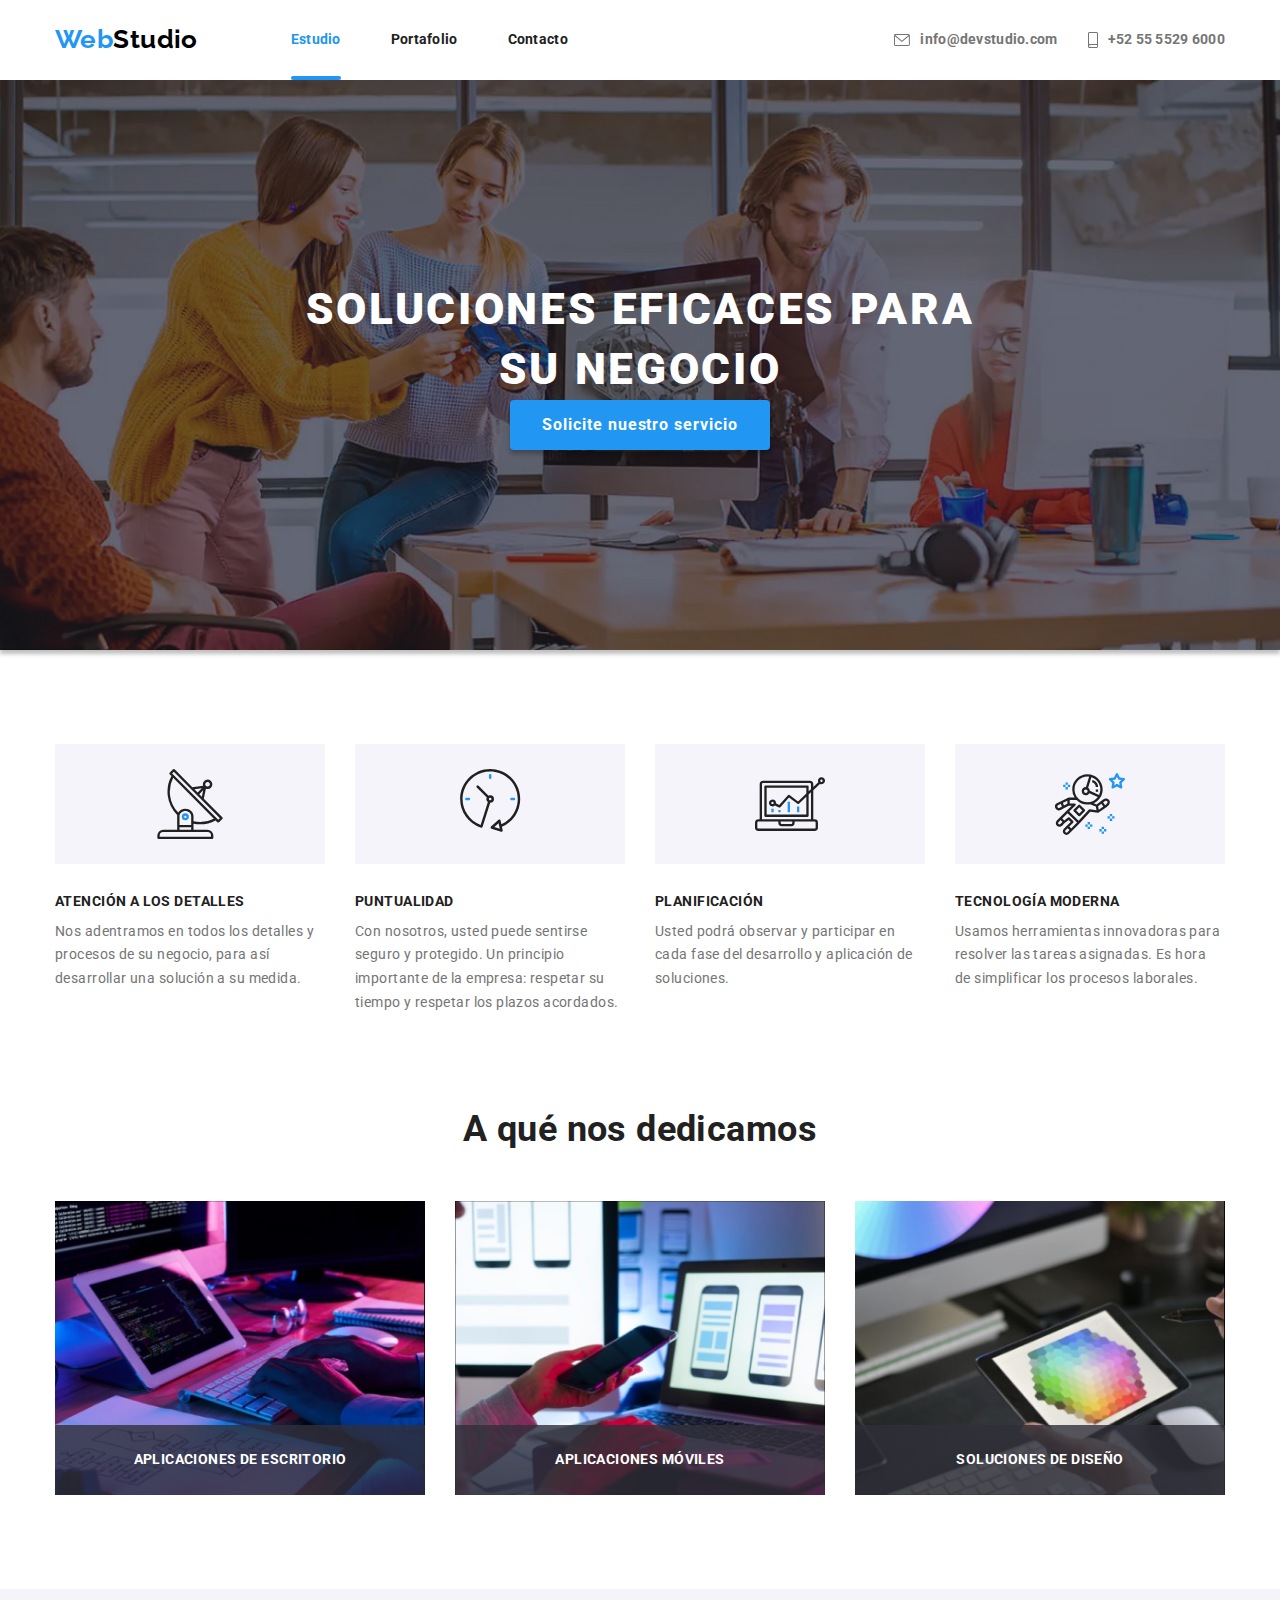
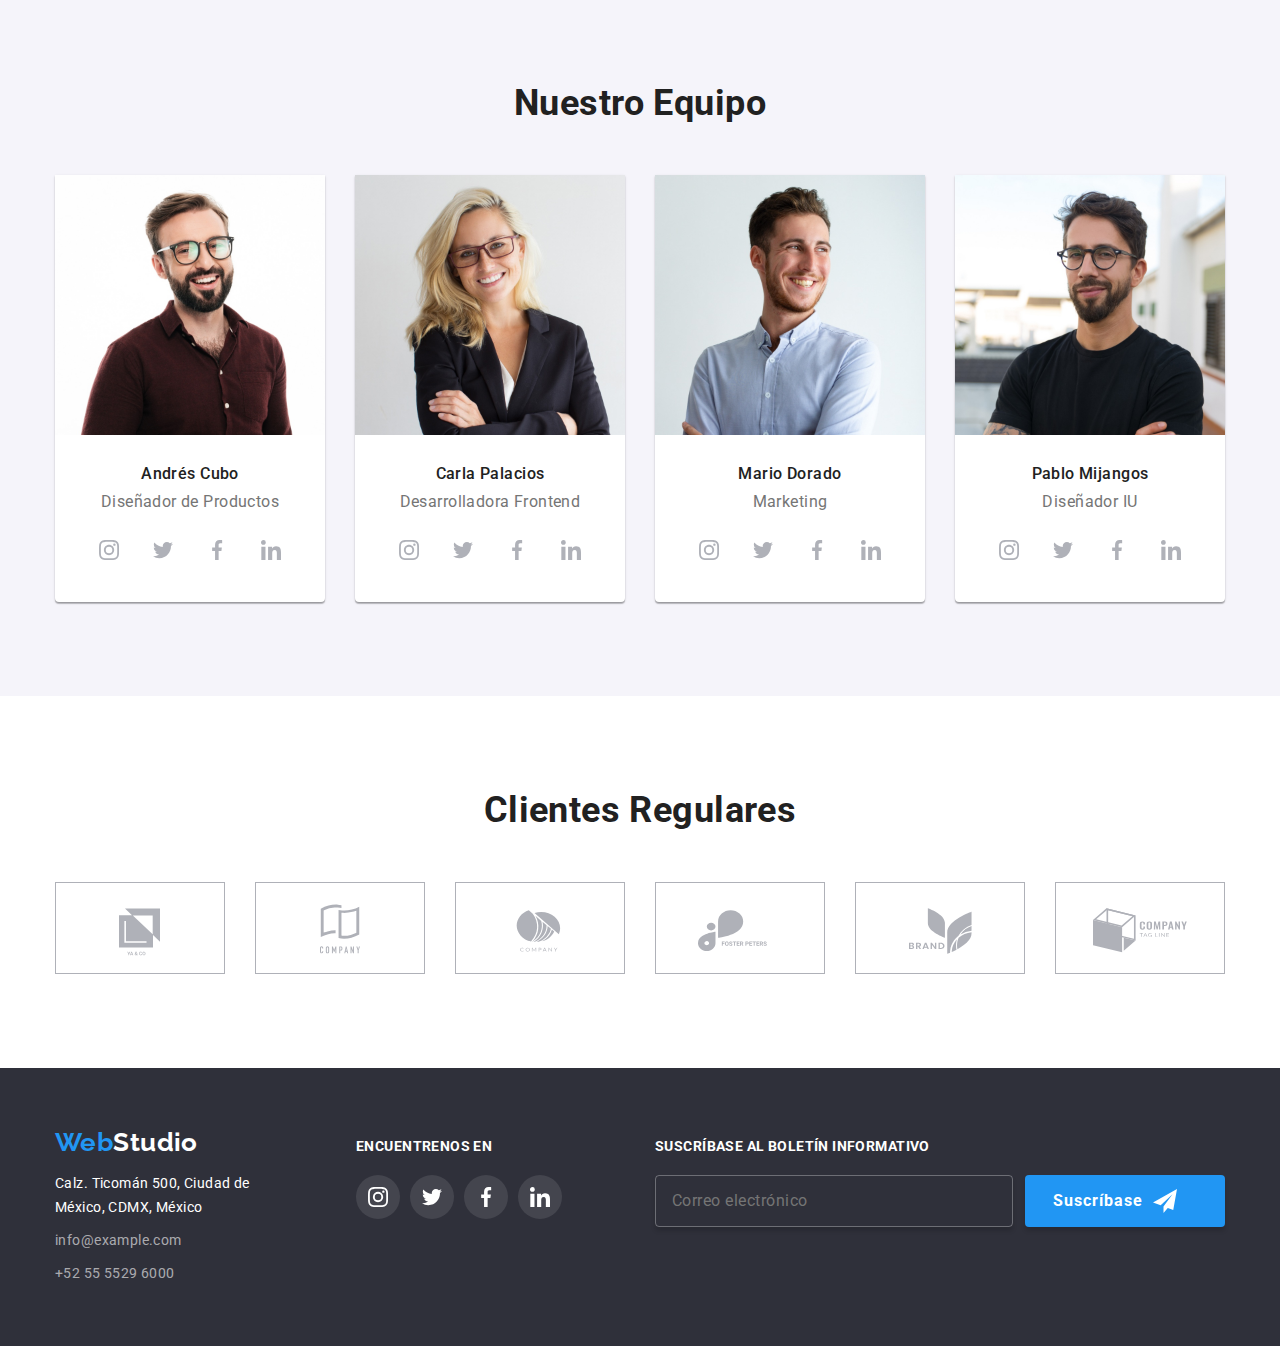
<file: index.html>
<!DOCTYPE html>
<html lang="es">
  <head>
    <meta charset="UTF-8" />
    <meta http-equiv="X-UA-Compatible" content="IE=edge" />
    <meta name="viewport" content="width=device-width, initial-scale=1.0" />
    <link
      rel="stylesheet"
      href="https://cdnjs.cloudflare.com/ajax/libs/modern-normalize/1.1.0/modern-normalize.min.css"
    />
    <link rel="preconnect" href="https://fonts.googleapis.com" />
    <link rel="preconnect" href="https://fonts.gstatic.com" crossorigin />
    <link
      href="https://fonts.googleapis.com/css2?family=Raleway:wght@700&family=Roboto:wght@400;500;700;900&display=swap"
      rel="stylesheet"
    />
    <link rel="stylesheet" href="./css/main.min.css" />
    <title>Estudio</title>
  </head>
  <body>
    <header class="page-header">
      <div class="container header-container">
        <nav class="menu">
          <a class="logo menu__logo" href=""
            >Web<span class="logo__label">Studio</span></a
          >

          <ul class="menu__list">
            <li class="menu__item">
              <a class="menu__link menu__link--fixed" href="./index.html"
                >Estudio</a
              >
            </li>

            <li class="menu__item">
              <a class="menu__link" href="./portfolio.html">Portafolio</a>
            </li>

            <li class="menu__item">
              <a class="menu__link" href="#">Contacto</a>
            </li>
          </ul>
        </nav>
        <ul class="contact">
          <li class="contact__item">
            <a class="contact__link" href="mailto:info@devstudio.com">
              <svg class="contact__icon">
                <use href="./images/icons.svg#icon-email"></use>
              </svg>
              info@devstudio.com
            </a>
          </li>
          <li class="contact__item">
            <a class="contact__link" href="tel:+525555296000">
              <svg class="contact__icon contact__icon--phone">
                <use href="./images/icons.svg#icon-phone"></use>
              </svg>
              +52 55 5529 6000
            </a>
          </li>
        </ul>
      </div>
    </header>
    <main>
      <section class="hero">
        <h1 class="hero__title">
          Soluciones eficaces para <br />
          su negocio
        </h1>

        <button data-modal-open class="btn hero__btn" type="button">
          Solicite nuestro servicio
        </button>

        <div data-modal class="backdrop is-hidden">
          <div class="modal">
            <button data-modal-close class="modal__btn" type="button">
              <svg class="modal__icon">
                <use href="./images/icons.svg#icon-close"></use>
              </svg>
            </button>
            <p class="modal__title">
              Deje sus datos, nos contactaremos con usted
            </p>
            <form class="booking-form" action="">
              <div class="booking-form__group">
                <label class="booking-form__label" for="name">Nombre</label>
                <input
                  class="booking-form__input"
                  type="text"
                  name="name"
                  id="name"
                />
                <svg class="booking-form__icon">
                  <use href="./images/icons.svg#icon-person"></use>
                </svg>
              </div>
              <div class="booking-form__group">
                <label class="booking-form__label" for="phone">Teléfono</label>
                <input
                  class="booking-form__input"
                  type="tel"
                  name="phone"
                  id="phone"
                />
                <svg class="booking-form__icon">
                  <use href="./images/icons.svg#icon-blackphone"></use>
                </svg>
              </div>
              <div class="booking-form__group">
                <label class="booking-form__label" for="mail">E-mail</label>
                <input
                  class="booking-form__input"
                  type="email"
                  name="mail"
                  id="mail"
                />
                <svg class="booking-form__icon">
                  <use href="./images/icons.svg#icon-blackmail"></use>
                </svg>
              </div>
              <div class="booking-form__group">
                <label class="booking-form__label" for="coment"
                  >Comentarios</label
                >
                <textarea
                  class="booking-form__text"
                  name="coment"
                  id="coment"
                  cols="30"
                  rows="10"
                  placeholder="Introduzca el texto"
                ></textarea>
              </div>

              <div class="booking-form__check">
                <label class="booking-form__label booking-form__label--check">
                  <input
                    class="booking-form__input booking-form__input--check"
                    type="checkbox"
                  />
                  <span class="booking-form__image"></span>
                  Estoy de acuerdo con el boletín informativo y acepto los
                  Términos y Condiciones
                </label>
              </div>
              <button class="btn booking-form__btn" type="submit">
                Enviar
              </button>
            </form>
          </div>
        </div>
      </section>
      <section class="service section">
        <div class="container">
          <ul class="service__list">
            <li class="service__item">
              <div class="service__box">
                <svg class="service__icon">
                  <use href="./images/icons.svg#icon-antenna"></use>
                </svg>
              </div>

              <h3 class="service__title">Atención a los detalles</h3>

              <p class="service__text">
                Nos adentramos en todos los detalles y procesos de su negocio,
                para así desarrollar una solución a su medida.
              </p>
            </li>
            <li class="service__item">
              <div class="service__box">
                <svg class="service__icon">
                  <use href="./images/icons.svg#icon-watch"></use>
                </svg>
              </div>

              <h3 class="service__title">Puntualidad</h3>

              <p class="service__text">
                Con nosotros, usted puede sentirse seguro y protegido. Un
                principio importante de la empresa: respetar su tiempo y
                respetar los plazos acordados.
              </p>
            </li>
            <li class="service__item">
              <div class="service__box">
                <svg class="service__icon">
                  <use href="./images/icons.svg#icon-diagram"></use>
                </svg>
              </div>
              <h3 class="service__title">Planificación</h3>
              <p class="service__text">
                Usted podrá observar y participar en cada fase del desarrollo y
                aplicación de soluciones.
              </p>
            </li>
            <li class="service__item">
              <div class="service__box">
                <svg class="service__icon">
                  <use href="./images/icons.svg#icon-astronaut"></use>
                </svg>
              </div>
              <h3 class="service__title">Tecnología Moderna</h3>
              <p class="service__text">
                Usamos herramientas innovadoras para resolver las tareas
                asignadas. Es hora de simplificar los procesos laborales.
              </p>
            </li>
          </ul>
        </div>
      </section>
      <section class="picture section no-top-padding">
        <div class="container">
          <h2 class="picture__title">A qué nos dedicamos</h2>
          <ul class="picture__list">
            <li class="picture__item">
              <img
                src="./images/imagea.jpg"
                alt="Programador escribiendo código"
                width="370"
                height="294"
              />
              <p class="picture__text">Aplicaciones de Escritorio</p>
            </li>
            <li class="picture__item">
              <img
                src="./images/imageb.jpg"
                alt="Persona diseñando web adaptable"
                width="370"
                height="294"
              />
              <p class="picture__text">Aplicaciones Móviles</p>
            </li>
            <li class="picture__item">
              <img
                src="./images/imagec.jpg"
                alt="Diseñador eligiendo paleta de colores"
                width="370"
                height="294"
              />
              <p class="picture__text">Soluciones de diseño</p>
            </li>
          </ul>
        </div>
      </section>
      <section class="team section">
        <div class="container">
          <h2 class="team__title">Nuestro Equipo</h2>

          <ul class="team__list">
            <li class="team__item">
              <img
                src="./images/image.jpg"
                alt="Hombre con lentes y camisa roja"
                width="270"
              />

              <div class="team__box">
                <h3 class="team__member">Andrés Cubo</h3>

                <p class="team__role">Diseñador de Productos</p>

                <ul class="social">
                  <li class="social__item">
                    <a class="social__link" href="">
                      <svg class="social__icon">
                        <use href="./images/icons.svg#icon-instagram"></use>
                      </svg>
                    </a>
                  </li>

                  <li class="social__item">
                    <a class="social__link" href="">
                      <svg class="social__icon">
                        <use href="./images/icons.svg#icon-twitter"></use>
                      </svg>
                    </a>
                  </li>

                  <li class="social__item">
                    <a class="social__link" href="">
                      <svg class="social__icon">
                        <use href="./images/icons.svg#icon-facebook"></use>
                      </svg>
                    </a>
                  </li>

                  <li class="social__item">
                    <a class="social__link" href="">
                      <svg class="social__icon">
                        <use href="./images/icons.svg#icon-linkedin"></use>
                      </svg>
                    </a>
                  </li>
                </ul>
              </div>
            </li>

            <li class="team__item">
              <img
                src="./images/image1.jpg"
                alt="Mujer rubia con lentes, sonriendo"
                width="270"
              />

              <div class="team__box">
                <h3 class="team__member">Carla Palacios</h3>
                <p class="team__role">Desarrolladora Frontend</p>
                <ul class="social">
                  <li class="social__item">
                    <a class="social__link" href="">
                      <svg class="social__icon">
                        <use href="./images/icons.svg#icon-instagram"></use>
                      </svg>
                    </a>
                  </li>
                  <li class="social__item">
                    <a class="social__link" href="">
                      <svg class="social__icon">
                        <use href="./images/icons.svg#icon-twitter"></use>
                      </svg>
                    </a>
                  </li>
                  <li class="social__item">
                    <a class="social__link" href="">
                      <svg class="social__icon">
                        <use href="./images/icons.svg#icon-facebook"></use>
                      </svg>
                    </a>
                  </li>
                  <li class="social__item">
                    <a class="social__link" href="">
                      <svg class="social__icon">
                        <use href="./images/icons.svg#icon-linkedin"></use>
                      </svg>
                    </a>
                  </li>
                </ul>
              </div>
            </li>

            <li class="team__item">
              <img
                src="./images/image2.jpg"
                alt="Hombre joven, con camisa blanca"
                width="270"
              />
              <div class="team__box">
                <h3 class="team__member">Mario Dorado</h3>
                <p class="team__role">Marketing</p>
                <ul class="social">
                  <li class="social__item">
                    <a class="social__link" href="">
                      <svg class="social__icon">
                        <use href="./images/icons.svg#icon-instagram"></use>
                      </svg>
                    </a>
                  </li>
                  <li class="social__item">
                    <a class="social__link" href="">
                      <svg class="social__icon">
                        <use href="./images/icons.svg#icon-twitter"></use>
                      </svg>
                    </a>
                  </li>
                  <li class="social__item">
                    <a class="social__link" href="">
                      <svg class="social__icon">
                        <use href="./images/icons.svg#icon-facebook"></use>
                      </svg>
                    </a>
                  </li>
                  <li class="social__item">
                    <a class="social__link" href="">
                      <svg class="social__icon">
                        <use href="./images/icons.svg#icon-linkedin"></use>
                      </svg>
                    </a>
                  </li>
                </ul>
              </div>
            </li>

            <li class="team__item">
              <img
                src="./images/image3.jpg"
                alt="Hombre con lentes y camisa negra"
                width="270"
              />
              <div class="team__box">
                <h3 class="team__member">Pablo Mijangos</h3>
                <p class="team__role">Diseñador IU</p>
                <ul class="social">
                  <li class="social__item">
                    <a class="social__link" href="">
                      <svg class="social__icon">
                        <use href="./images/icons.svg#icon-instagram"></use>
                      </svg>
                    </a>
                  </li>
                  <li class="social__item">
                    <a class="social__link" href="">
                      <svg class="social__icon">
                        <use href="./images/icons.svg#icon-twitter"></use>
                      </svg>
                    </a>
                  </li>
                  <li class="social__item">
                    <a class="social__link" href="">
                      <svg class="social__icon">
                        <use href="./images/icons.svg#icon-facebook"></use>
                      </svg>
                    </a>
                  </li>
                  <li class="social__item">
                    <a class="social__link" href="">
                      <svg class="social__icon">
                        <use href="./images/icons.svg#icon-linkedin"></use>
                      </svg>
                    </a>
                  </li>
                </ul>
              </div>
            </li>
          </ul>
        </div>
      </section>
      <section class="client section">
        <div class="container">
          <h2 class="client__title">Clientes Regulares</h2>
          <ul class="client__list">
            <li class="client__item">
              <a class="client__link" href="">
                <svg class="client__icon">
                  <use href="./images/icons.svg#icon-yaco"></use>
                </svg>
              </a>
            </li>
            <li class="client__item">
              <a class="client__link" href="">
                <svg class="client__icon">
                  <use href="./images/icons.svg#icon-company1"></use>
                </svg>
              </a>
            </li>
            <li class="client__item">
              <a class="client__link" href="">
                <svg class="client__icon">
                  <use href="./images/icons.svg#icon-company2"></use>
                </svg>
              </a>
            </li>
            <li class="client__item">
              <a class="client__link" href="">
                <svg class="client__icon">
                  <use href="./images/icons.svg#icon-foster"></use>
                </svg>
              </a>
            </li>
            <li class="client__item">
              <a class="client__link" href="">
                <svg class="client__icon">
                  <use href="./images/icons.svg#icon-brand"></use>
                </svg>
              </a>
            </li>
            <li class="client__item">
              <a class="client__link" href="">
                <svg class="client__icon">
                  <use href="./images/icons.svg#icon-company3"></use>
                </svg>
              </a>
            </li>
          </ul>
        </div>
      </section>
    </main>
    <footer class="page-footer">
      <div class="container footer-container">
        <div class="direction">
          <a class="logo" href=""
            >Web<span class="logo__label logo__label--white">Studio</span></a
          >
          <address class="address">
            <ul class="address__list">
              <li class="address__item">
                <a
                  class="address__link address__link--white"
                  href=""
                  target="_blank"
                  rel="noopener noreferrer"
                >
                  <p>Calz. Ticomán 500, Ciudad de</p>
                  <p>México, CDMX, México</p>
                </a>
              </li>
              <li class="address__item">
                <a class="address__link" href="mailto:info@example.com">
                  info@example.com
                </a>
              </li>
              <li class="address__item">
                <a class="address__link" href="tel:+525555296000"
                  >+52 55 5529 6000
                </a>
              </li>
            </ul>
          </address>
        </div>
        <div class="find-us">
          <p class="find-us__text">Encuentrenos en</p>
          <!-- social es un bloque reutilizable -->
          <ul class="social">
            <li class="social__item">
              <a class="social__link social__link--bg" href="">
                <svg class="social__icon social__icon--white">
                  <use href="./images/icons.svg#icon-instagram"></use>
                </svg>
              </a>
            </li>
            <li class="social__item">
              <a class="social__link social__link--bg" href="">
                <svg class="social__icon social__icon--white">
                  <use href="./images/icons.svg#icon-twitter"></use>
                </svg>
              </a>
            </li>
            <li class="social__item">
              <a class="social__link social__link--bg" href="">
                <svg class="social__icon social__icon--white">
                  <use href="./images/icons.svg#icon-facebook"></use>
                </svg>
              </a>
            </li>
            <li class="social__item">
              <a class="social__link social__link--bg" href="">
                <svg class="social__icon social__icon--white">
                  <use href="./images/icons.svg#icon-linkedin"></use>
                </svg>
              </a>
            </li>
          </ul>
        </div>

        <div class="mail">
          <p class="mail__text">Suscríbase al boletín informativo</p>
          <form class="mail__form" action="">
            <input
              class="mail__input"
              type="email"
              name="mail"
              placeholder="Correo electrónico"
            />
            <button class="btn mail__btn" type="submit">
              Suscríbase
              <svg class="mail__icon">
                <use href="./images/icons.svg#icon-send"></use>
              </svg>
            </button>
          </form>
        </div>
      </div>
    </footer>
    <script src="./js/modal.js"></script>
  </body>
</html>
</file>
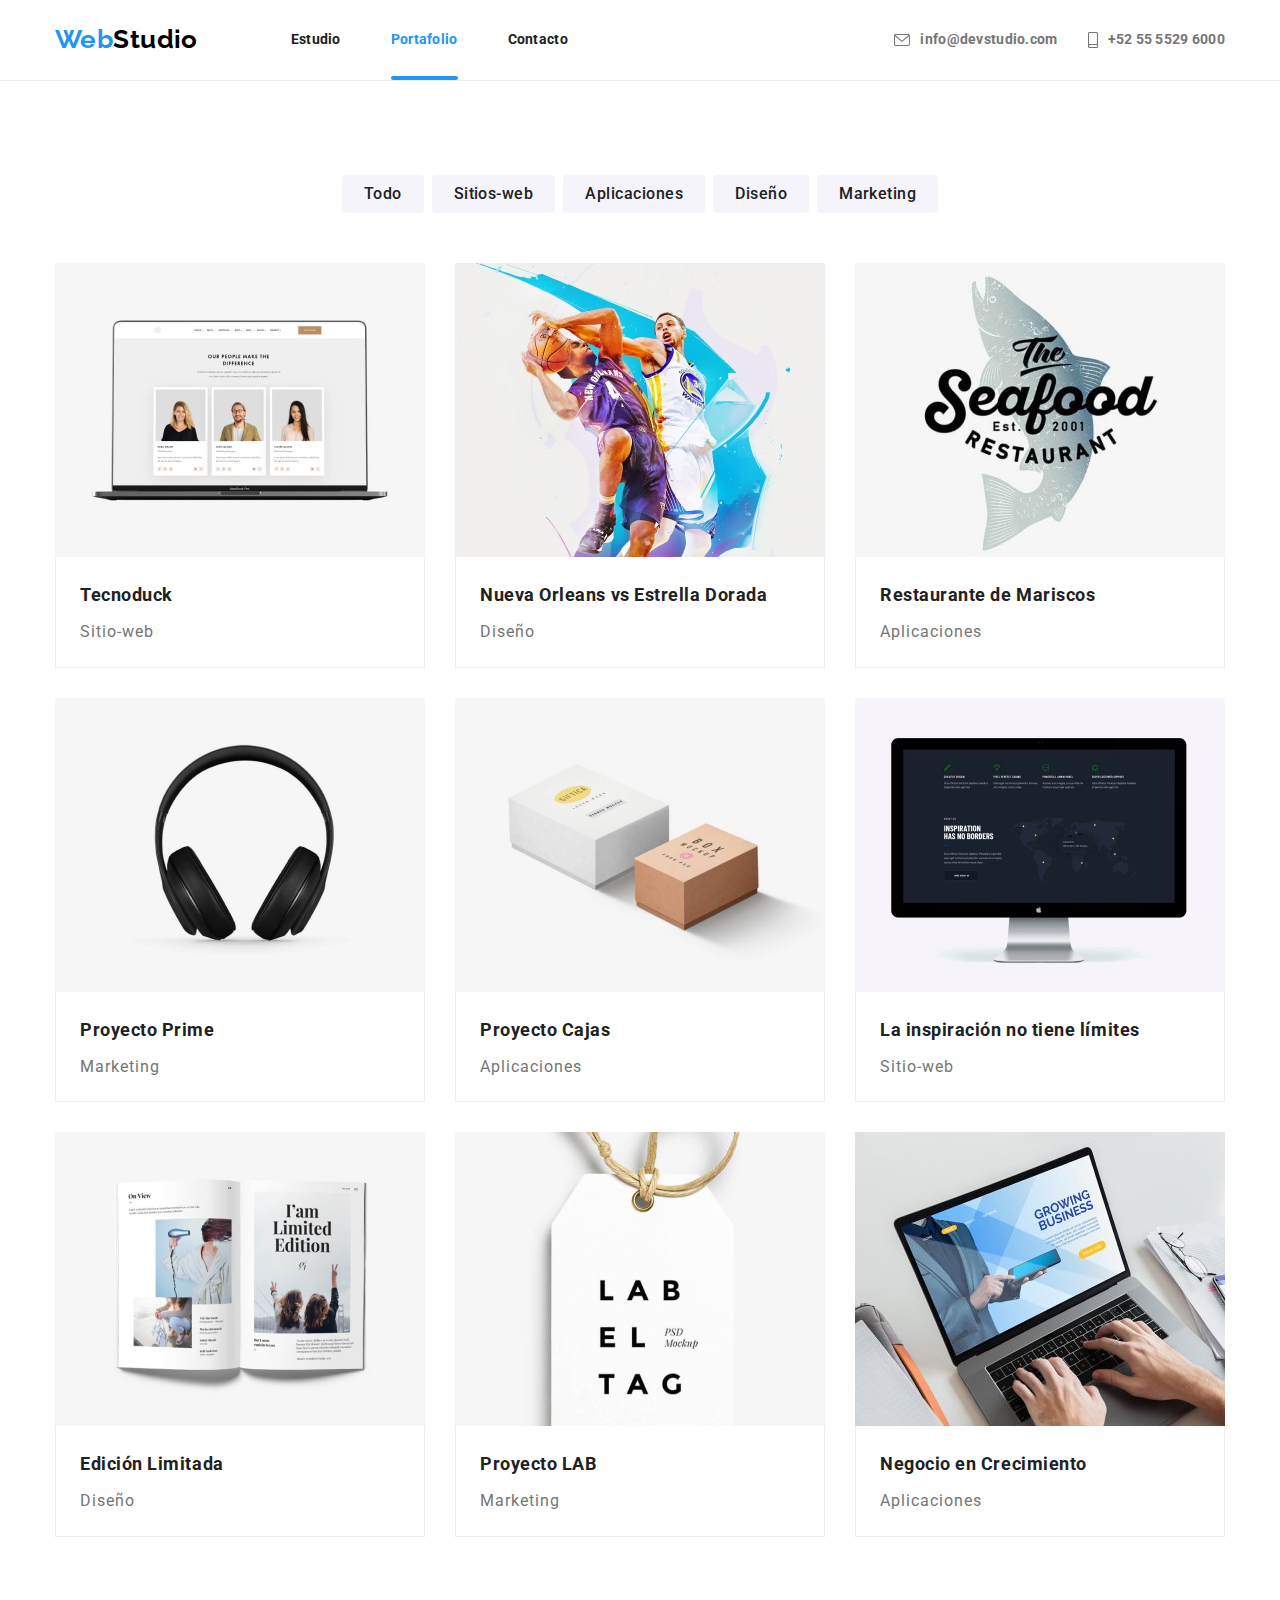
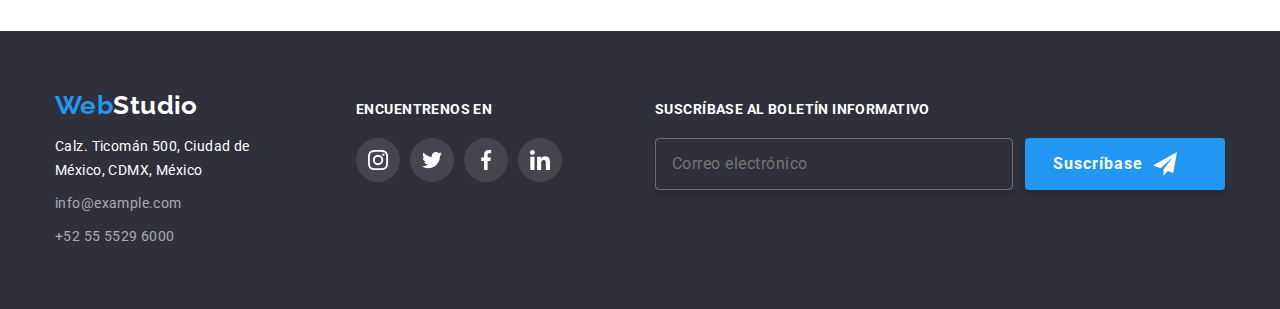
<file: portfolio.html>
<!DOCTYPE html>
<html lang="es">
  <head>
    <meta charset="UTF-8" />
    <meta http-equiv="X-UA-Compatible" content="IE=edge" />
    <meta name="viewport" content="width=device-width, initial-scale=1.0" />
    <link
      rel="stylesheet"
      href="https://cdnjs.cloudflare.com/ajax/libs/modern-normalize/1.1.0/modern-normalize.min.css"
    />
    <link rel="preconnect" href="https://fonts.googleapis.com" />
    <link rel="preconnect" href="https://fonts.gstatic.com" crossorigin />
    <link
      href="https://fonts.googleapis.com/css2?family=Raleway:wght@700&family=Roboto:wght@400;500;700;900&display=swap"
      rel="stylesheet"
    />
    <link rel="stylesheet" href="./css/main.min.css" />
    <title>Portafolio</title>
  </head>
  <body>
    <header class="page-header page-header--underline">
      <div class="container header-container">
        <nav class="menu">
          <a class="logo menu__logo" href=""
            >Web<span class="logo__label">Studio</span></a
          >

          <ul class="menu__list">
            <li class="menu__item">
              <a class="menu__link" href="./index.html">Estudio</a>
            </li>

            <li class="menu__item">
              <a class="menu__link menu__link--fixed" href="./portfolio.html"
                >Portafolio</a
              >
            </li>

            <li class="menu__item">
              <a class="menu__link" href="">Contacto</a>
            </li>
          </ul>
        </nav>
        <ul class="contact">
          <li class="contact__item">
            <a class="contact__link" href="mailto:info@devstudio.com">
              <svg class="contact__icon">
                <use href="./images/icons.svg#icon-email"></use>
              </svg>
              info@devstudio.com
            </a>
          </li>
          <li class="contact__item">
            <a class="contact__link" href="tel:+525555296000">
              <svg class="contact__icon contact__icon--phone">
                <use href="./images/icons.svg#icon-phone"></use>
              </svg>
              +52 55 5529 6000
            </a>
          </li>
        </ul>
      </div>
    </header>
    <main>
      <section class="portfolio-page section">
        <div class="container">
          <h1 class="title-invisible">Portafolio</h1>
          <ul class="filter">
            <li class="filter__item">
              <button class="btn filter__btn" type="button">Todo</button>
            </li>
            <li class="filter__item">
              <button class="btn filter__btn" type="button">Sitios-web</button>
            </li>
            <li class="filter__item">
              <button class="btn filter__btn" type="button">
                Aplicaciones
              </button>
            </li>
            <li class="filter__item">
              <button class="btn filter__btn" type="button">Diseño</button>
            </li>
            <li class="filter__item">
              <button class="btn filter__btn" type="button">Marketing</button>
            </li>
          </ul>
          <ul class="project">
            <li class="project__item">
              <a class="project__link" href="">
                <div class="project__overlay">
                  <img
                    src="./images/whitepc.jpg"
                    alt="Laptop muestra página web"
                    width="370"
                    height="294"
                  />
                  <p class="project__description">
                    Tecnoduck es una plataforma de distribución de coronavirus
                    de última generación. Las compañías usan esta plataforma
                    para el espionaje digital y los ataques a los servidores
                    seguros de la competencia.
                  </p>
                </div>
                <div class="project__foot">
                  <h3 class="project__title">Tecnoduck</h3>
                  <p class="project__text">Sitio-web</p>
                </div>
              </a>
            </li>
            <li class="project__item">
              <a class="project__link" href="">
                <div class="project__overlay">
                  <img
                    src="./images/basket.jpg"
                    alt="Dos basquetbolistas disputando balón en el aire"
                    width="370"
                    height="294"
                  />
                  <p class="project__description">
                    Lorem ipsum dolor sit amet consectetur, adipisicing elit.
                    Possimus porro inventore sunt qui velit? Reprehenderit ipsum
                    quaerat ad cum ab repellat placeat ea iure, culpa eaque
                    corporis sapiente voluptatem modi!
                  </p>
                </div>
                <div class="project__foot">
                  <h3 class="project__title">
                    Nueva Orleans vs Estrella Dorada
                  </h3>
                  <p class="project__text">Diseño</p>
                </div>
              </a>
            </li>
            <li class="project__item">
              <a class="project__link" href="">
                <div class="project__overlay">
                  <img
                    src="./images/seafood.jpg"
                    alt="Logotipo del restaurante"
                    width="370"
                    height="294"
                  />
                  <p class="project__description">
                    Lorem ipsum dolor sit amet consectetur, adipisicing elit.
                    Possimus porro inventore sunt qui velit? Reprehenderit ipsum
                    quaerat ad cum ab repellat placeat ea iure, culpa eaque
                    corporis sapiente voluptatem modi!
                  </p>
                </div>
                <div class="project__foot">
                  <h3 class="project__title">Restaurante de Mariscos</h3>
                  <p class="project__text">Aplicaciones</p>
                </div>
              </a>
            </li>
            <li class="project__item">
              <a class="project__link" href="">
                <div class="project__overlay">
                  <img
                    src="./images/earphones.jpg"
                    alt="Audífonos inalambricos de color negro"
                    width="370"
                    height="294"
                  />
                  <p class="project__description">
                    Lorem ipsum dolor sit amet consectetur, adipisicing elit.
                    Possimus porro inventore sunt qui velit? Reprehenderit ipsum
                    quaerat ad cum ab repellat placeat ea iure, culpa eaque
                    corporis sapiente voluptatem modi!
                  </p>
                </div>
                <div class="project__foot">
                  <h3 class="project__title">Proyecto Prime</h3>
                  <p class="project__text">Marketing</p>
                </div>
              </a>
            </li>
            <li class="project__item">
              <a class="project__link" href="">
                <div class="project__overlay">
                  <img
                    src="./images/boxes.jpg"
                    alt="Dos cajas, una caja de color blanco y otra de color naranja"
                    width="370"
                    height="294"
                  />
                  <p class="project__description">
                    Lorem ipsum dolor sit amet consectetur, adipisicing elit.
                    Possimus porro inventore sunt qui velit? Reprehenderit ipsum
                    quaerat ad cum ab repellat placeat ea iure, culpa eaque
                    corporis sapiente voluptatem modi!
                  </p>
                </div>
                <div class="project__foot">
                  <h3 class="project__title">Proyecto Cajas</h3>
                  <p class="project__text">Aplicaciones</p>
                </div>
              </a>
            </li>
            <li class="project__item">
              <a class="project__link" href="">
                <div class="project__overlay">
                  <img
                    src="./images/blackpc.jpg"
                    alt="Computador apple mostrando página web"
                    width="370"
                    height="294"
                  />
                  <p class="project__description">
                    Lorem ipsum dolor sit amet consectetur, adipisicing elit.
                    Possimus porro inventore sunt qui velit? Reprehenderit ipsum
                    quaerat ad cum ab repellat placeat ea iure, culpa eaque
                    corporis sapiente voluptatem modi!
                  </p>
                </div>
                <div class="project__foot">
                  <h3 class="project__title">
                    La inspiración no tiene límites
                  </h3>
                  <p class="project__text">Sitio-web</p>
                </div>
              </a>
            </li>
            <li class="project__item">
              <a class="project__link" href="">
                <div class="project__overlay">
                  <img
                    src="./images/book.jpg"
                    alt="Libro abierto mostrando imagenes y título principal"
                    width="370"
                    height="294"
                  />
                  <p class="project__description">
                    Lorem ipsum dolor sit amet consectetur, adipisicing elit.
                    Possimus porro inventore sunt qui velit? Reprehenderit ipsum
                    quaerat ad cum ab repellat placeat ea iure, culpa eaque
                    corporis sapiente voluptatem modi!
                  </p>
                </div>
                <div class="project__foot">
                  <h3 class="project__title">Edición Limitada</h3>
                  <p class="project__text">Diseño</p>
                </div>
              </a>
            </li>
            <li class="project__item">
              <a class="project__link" href="">
                <div class="project__overlay">
                  <img
                    src="./images/tag.jpg"
                    alt="Etiqueta de color blanco con título escrito Lab el tag"
                    width="370"
                    height="294"
                  />
                  <p class="project__description">
                    Lorem ipsum dolor sit amet consectetur, adipisicing elit.
                    Possimus porro inventore sunt qui velit? Reprehenderit ipsum
                    quaerat ad cum ab repellat placeat ea iure, culpa eaque
                    corporis sapiente voluptatem modi!
                  </p>
                </div>
                <div class="project__foot">
                  <h3 class="project__title">Proyecto LAB</h3>
                  <p class="project__text">Marketing</p>
                </div>
              </a>
            </li>
            <li class="project__item">
              <a class="project__link" href="">
                <div class="project__overlay">
                  <img
                    src="./images/pc.jpg"
                    alt="Persona escribiendo en una página web con su portatil"
                    width="370"
                    height="294"
                  />
                  <p class="project__description">
                    Lorem ipsum dolor sit amet consectetur, adipisicing elit.
                    Possimus porro inventore sunt qui velit? Reprehenderit ipsum
                    quaerat ad cum ab repellat placeat ea iure, culpa eaque
                    corporis sapiente voluptatem modi!
                  </p>
                </div>
                <div class="project__foot">
                  <h3 class="project__title">Negocio en Crecimiento</h3>
                  <p class="project__text">Aplicaciones</p>
                </div>
              </a>
            </li>
          </ul>
        </div>
      </section>
    </main>
    <footer class="page-footer">
      <div class="container footer-container">
        <div class="direction">
          <a class="logo" href=""
            >Web<span class="logo__label logo__label--white">Studio</span></a
          >
          <address class="address">
            <ul class="address__list">
              <li class="address__item">
                <a
                  class="address__link address__link--white"
                  href=""
                  target="_blank"
                  rel="noopener noreferrer"
                >
                  <p>Calz. Ticomán 500, Ciudad de</p>
                  <p>México, CDMX, México</p>
                </a>
              </li>
              <li class="address__item">
                <a class="address__link" href="mailto:info@example.com">
                  info@example.com
                </a>
              </li>
              <li class="address__item">
                <a class="address__link" href="tel:+525555296000"
                  >+52 55 5529 6000
                </a>
              </li>
            </ul>
          </address>
        </div>
        <div class="find-us">
          <p class="find-us__text">Encuentrenos en</p>
          <!-- social es un bloque reutilizable -->
          <ul class="social">
            <li class="social__item">
              <a class="social__link social__link--bg" href="">
                <svg class="social__icon social__icon--white">
                  <use href="./images/icons.svg#icon-instagram"></use>
                </svg>
              </a>
            </li>
            <li class="social__item">
              <a class="social__link social__link--bg" href="">
                <svg class="social__icon social__icon--white">
                  <use href="./images/icons.svg#icon-twitter"></use>
                </svg>
              </a>
            </li>
            <li class="social__item">
              <a class="social__link social__link--bg" href="">
                <svg class="social__icon social__icon--white">
                  <use href="./images/icons.svg#icon-facebook"></use>
                </svg>
              </a>
            </li>
            <li class="social__item">
              <a class="social__link social__link--bg" href="">
                <svg class="social__icon social__icon--white">
                  <use href="./images/icons.svg#icon-linkedin"></use>
                </svg>
              </a>
            </li>
          </ul>
        </div>

        <div class="mail">
          <p class="mail__text">Suscríbase al boletín informativo</p>
          <form class="mail__form" action="">
            <input
              class="mail__input"
              type="email"
              name="mail"
              placeholder="Correo electrónico"
            />
            <button class="btn mail__btn" type="submit">
              Suscríbase
              <svg class="mail__icon">
                <use href="./images/icons.svg#icon-send"></use>
              </svg>
            </button>
          </form>
        </div>
      </div>
    </footer>
  </body>
</html>
</file>
<file: css/main.min.css>
.contact__link,.menu__link{padding-top:32px;padding-bottom:32px;font-weight:var(--font-weight-500);letter-spacing:.02em;line-height:1.14;transition:color 250ms cubic-bezier(0.4, 0, 0.2, 1)}.contact__link:hover,.contact__link:focus,.menu__link:hover,.menu__link:focus{color:#2196f3}.client__title,.team__title,.picture__title{margin-bottom:50px;font-weight:700;font-size:36px;line-height:1.16;text-align:center}.mail__text,.find-us__text{margin-bottom:20px;line-height:1.14;text-transform:uppercase;color:#fff}*{margin:0;padding:0}body{font-family:"Roboto",sans-serif;font-weight:700;font-size:14px;letter-spacing:.03em;color:#212121;background-color:#fff}a{display:block;text-decoration:none;color:#212121}ul{list-style:none}img{display:block}.container{width:1200px;padding-right:15px;padding-left:15px;margin-right:auto;margin-left:auto}.page-header--underline{border-bottom:1px solid #ececec}.logo{display:inline;font-family:"Raleway",sans-serif;font-size:26px;line-height:1.15;color:#2196f3}.logo__label{color:#000}.logo__label--white{color:#fff}.section{padding-top:94px;padding-bottom:94px}.no-top-padding{padding-top:0}.title-invisible{display:none}.btn{font-family:"Roboto",sans-serif;border:none;border-radius:4px;box-shadow:0px 4px 4px rgba(0,0,0,.25);cursor:pointer;transition:background-color 250ms cubic-bezier(0.4, 0, 0.2, 1)}.header-container{display:flex;justify-content:space-between;align-items:center}.menu{display:flex;align-items:center}.menu__logo{padding-top:24px;padding-bottom:24px}.menu__list{display:flex;gap:50px}.menu__item{flex-basis:calc((100% - 100px)/3)}.menu__item:first-child{margin-left:93px}.menu__link{color:#212121}.menu__link--fixed{position:relative;color:#2196f3}.menu__link--fixed::after{position:absolute;left:0;bottom:0;content:"";width:100%;height:4px;border-radius:2px;background-color:#2196f3}.contact{display:flex;gap:30px}.contact__link{display:flex;align-items:center;gap:10px;color:#757575}.contact__link:hover .contact__icon,.contact__link:focus .contact__icon{fill:currentColor}.contact__icon{width:16px;height:12px;fill:#757575;transition:fill 250ms cubic-bezier(0.4, 0, 0.2, 1)}.contact__icon--phone{width:10px;height:16px}.hero{margin:0 auto;padding-top:200px;padding-bottom:200px;text-align:center;background-image:linear-gradient(rgba(47, 48, 58, 0.4), rgba(47, 48, 58, 0.4)),url(../images/hero.jpg);background-size:cover;background-position:center;background-repeat:no-repeat;box-shadow:0 4px 4px rgba(0,0,0,.25)}.hero__title{font-weight:900;font-size:44px;letter-spacing:.06em;line-height:1.36;text-transform:uppercase;color:#fff}.hero__btn{padding:10px 32px;font-weight:700;font-size:16px;letter-spacing:.06em;line-height:1.87;color:#fff;background-color:#2196f3}.hero__btn:hover,.hero__btn:focus{background-color:#188ce8}.backdrop{position:fixed;top:0;display:flex;justify-content:center;align-items:center;width:100%;height:100vh;background-color:rgba(0,0,0,.2);z-index:1}.modal{position:relative;display:flex;flex-direction:column;gap:12px;width:528px;height:581px;padding:40px;border-radius:4px;background-color:#fff;box-shadow:0px 2px 1px rgba(0,0,0,.2),0px 1px 1px rgba(0,0,0,.14),0px 1px 3px rgba(0,0,0,.12);opacity:1;transform:scale(1);transition:transform .5s cubic-bezier(0.72, 0.21, 0.54, 0.43) .1s}.modal__btn{position:absolute;top:8px;right:8px;display:flex;justify-content:center;align-items:center;width:30px;height:30px;border-radius:50%;border:1px solid rgba(0,0,0,.1);background-color:#fff;cursor:pointer}.modal__btn:hover .modal__icon,.modal__btn:focus .modal__icon{fill:#2196f3}.modal__icon{width:18px;height:18px;transition:fill 250ms cubic-bezier(0.4, 0, 0.2, 1)}.modal__title{font-size:20px;line-height:1.17}.is-hidden .modal{transform:scale(0.1)}.is-hidden{visibility:visible;opacity:0;pointer-events:none}.booking-form{display:flex;flex-direction:column;justify-content:flex-start;align-items:center;gap:10px;width:100%;height:100%}.booking-form__group{position:relative;display:flex;flex-direction:column;justify-content:flex-start;align-items:flex-start;gap:4px;width:100%}.booking-form__label{font-weight:400;font-size:12px;line-height:1.16;color:#757575}.booking-form__label--check{position:relative;display:block;padding-left:24px;font-weight:400;text-align:left;line-height:1.71;color:#757575}.booking-form__input{width:100%;padding:12px 42px;border:1px solid rgba(33,33,33,.2);border-radius:4px;outline:none;cursor:pointer;transition:border 250ms cubic-bezier(0.4, 0, 0.2, 1)}.booking-form__input:hover,.booking-form__input:focus{border:1px solid #2196f3}.booking-form__input--check{position:absolute;clip:rect(0 0 0 0);width:1px;height:1px;margin:-1px}.booking-form__input--check:checked+.booking-form__image{border:none;background-image:url(../images/revised.svg);box-shadow:none}.booking-form__input--check:focus+.booking-form__image{box-shadow:0px 4px 4px rgba(0,0,0,.25)}.booking-form__input:hover+.booking-form__icon,.booking-form__input:focus+.booking-form__icon{fill:#2196f3}.booking-form__icon{position:absolute;top:50%;left:12px;width:18px;height:18px;cursor:pointer;fill:#212121;transition:fill 250ms cubic-bezier(0.4, 0, 0.2, 1)}.booking-form__icon:hover,.booking-form__icon:focus{fill:#2196f3}.booking-form__text{width:100%;height:120px;padding:12px 16px;border:1px solid rgba(33,33,33,.2);border-radius:4px;outline:none;resize:none;transition:border 250ms cubic-bezier(0.4, 0, 0.2, 1)}.booking-form__text:hover,.booking-form__text:focus{border:1px solid #2196f3}.booking-form__text::-moz-placeholder{color:rgba(117,117,117,.5)}.booking-form__text::placeholder{color:rgba(117,117,117,.5)}.booking-form__check{width:425px}.booking-form__image{position:absolute;left:0;top:3.2px;width:16px;height:15px;overflow:hidden;border:.2px solid #212121;border-radius:4px;background-color:#fff;background-repeat:no-repeat;background-position:50% 50%;transition:background-image 250ms cubic-bezier(0.4, 0, 0.2, 1),border 250ms cubic-bezier(0.4, 0, 0.2, 1),box-shadow 250ms cubic-bezier(0.4, 0, 0.2, 1)}.booking-form__btn{padding:10px 75px;background-color:#2196f3;font-family:"Roboto",sans-serif;font-weight:700;font-size:16px;line-height:1.87;letter-spacing:.06;color:#fff;border-radius:4px;box-shadow:0px 4px 4px rgba(0,0,0,.15);cursor:pointer}.booking-form__btn:hover,.booking-form__btn:focus{background-color:#188ce8}.service__list{display:flex;gap:30px}.service__item{flex-basis:calc((100% - 90px)/4)}.service__box{display:flex;justify-content:center;align-items:center;width:270px;height:120px;background-color:#f5f4fa}.service__icon{width:70px;height:70px}.service__title{margin-top:30px;margin-bottom:10px;font-weight:700;font-size:14px;letter-spacing:.03em;line-height:1.14;text-transform:uppercase}.service__text{font-weight:400;font-size:14px;letter-spacing:.03em;line-height:1.71;color:#757575}.picture__list{display:flex;position:relative;gap:30px}.picture__item{flex-basis:calc((100% - 60px)/3)}.picture__text{display:flex;justify-content:center;align-items:center;position:absolute;bottom:0;width:370px;height:70px;text-transform:uppercase;line-height:1.14;color:#fff;background-color:rgba(47,48,58,.8)}.team{background-color:#f5f4fa}.team__list{display:flex;gap:30px}.team__item{flex-basis:calc((100% - 90px)/4);text-align:center;background-color:#fff;border-radius:0 0 4px 4px;box-shadow:0px 1px 3px rgba(0,0,0,.12),0px 1px 1px rgba(0,0,0,.14),0px 2px 1px rgba(0,0,0,.2)}.team__box{padding:30px 32px}.team__member{margin-bottom:10px;font-weight:500;font-size:16px;line-height:1.17}.team__role{margin-bottom:16px;font-weight:400;font-size:16px;line-height:1.17;color:#757575}.client__list{display:flex;gap:30px}.client__item{width:170px;height:92px;flex-basis:calc((100% - 150px)/6)}.client__link{display:flex;justify-content:center;align-items:center;width:100%;height:100%;border:1px solid #afb1b8;transition:border 250ms cubic-bezier(0.4, 0, 0.2, 1)}.client__link:hover,.client__link:focus{border:1px solid #2196f3}.client__link:hover .client__icon,.client__link:focus .client__icon{fill:#2196f3}.client__icon{width:106px;height:60px;fill:#afb1b8;transition:fill 250ms cubic-bezier(0.4, 0, 0.2, 1)}.social{display:flex;gap:10px;width:206px}.social__item{flex-basis:calc((100% - 30px)/4);width:44px;height:44px}.social__link{display:flex;justify-content:center;align-items:center;width:100%;height:100%;border-radius:50%;background-color:#fff;transition:background-color 250ms cubic-bezier(0.4, 0, 0.2, 1)}.social__link:hover,.social__link:focus{background-color:#2196f3}.social__link:hover .social__icon,.social__link:focus .social__icon{fill:#fff}.social__link--bg{background-color:rgba(255,255,255,.1)}.social__icon{width:20px;height:20px;fill:#afb1b8;transition:fill 250ms cubic-bezier(0.4, 0, 0.2, 1)}.social__icon--white{fill:#fff}.filter{display:flex;justify-content:center;margin-bottom:50px}.filter__item:not(:last-child){margin-right:8px}.filter__btn{padding:6px 22px;font-weight:500;font-size:16px;letter-spacing:.03em;line-height:1.6;background-color:#f5f4fa;color:#212121;box-shadow:none;transition:background-color 250ms cubic-bezier(0.4, 0, 0.2, 1),color 250ms cubic-bezier(0.4, 0, 0.2, 1),box-shadow 250ms cubic-bezier(0.4, 0, 0.2, 1)}.filter__btn:hover,.filter__btn:focus{background-color:#2196f3;color:#fff;box-shadow:0px 4px 4px rgba(0,0,0,.25)}.project{display:flex;flex-wrap:wrap;gap:30px}.project__item{width:370px;flex-basis:calc((100% - 60px)/3)}.project__link{width:100%;transition:box-shadow 250ms cubic-bezier(0.4, 0, 0.2, 1)}.project__link:hover,.project__link:focus{box-shadow:0px 1px 1px rgba(0,0,0,.12),0px 4px 4px rgba(0,0,0,.06),1px 4px 6px rgba(0,0,0,.16)}.project__link:hover .project__description,.project__link:focus .project__description{transform:translateY(0)}.project__overlay{position:relative;overflow:hidden}.project__description{position:absolute;top:0;padding:63px 24px;font-weight:400;font-size:18px;line-height:1.55;color:#fff;background-color:rgba(33,150,243,.9);transform:translateY(101%);transition:transform 250ms cubic-bezier(0.4, 0, 0.2, 1)}.project__foot{padding:20px 24px;border:1px solid #eee;border-top:none}.project__title{margin-bottom:4px;font-weight:700;font-size:18px;letter-spacing:.03em;line-height:2}.project__text{font-weight:400;font-size:16px;letter-spacing:.06em;line-height:1.87;color:#757575}.page-footer{padding-top:60px;padding-bottom:60px;background-color:#2f303a}.footer-container{display:flex;align-items:baseline}.direction{width:231px;margin-right:70px}.address{width:100%;margin-top:14px}.address__item:not(:last-child){margin-bottom:9px}.address__link{display:inline;font-weight:400;font-style:normal;line-height:1.71;color:rgba(255,255,255,.6);transition:color 250ms cubic-bezier(0.4, 0, 0.2, 1)}.address__link:hover,.address__link:focus{color:#2196f3}.address__link--white{color:#fff}.find-us{width:206px;margin-right:93px}.mail{width:570px}.mail__form{width:100%;display:flex;gap:12px}.mail__input{width:358px;padding:15px 16px;border-radius:4px;border:1px solid rgba(255,255,255,.3);font-family:"Roboto",sans-serif;font-weight:400;font-size:16px;line-height:1.25;letter-spacing:.03em;background-color:inherit;color:rgba(255,255,255,.6);box-shadow:0px 4px 4px rgba(0,0,0,.15);outline:none}.mail__btn{display:flex;align-items:center;gap:10px;width:200px;margin:0;padding:10px 28px;border-radius:4px;font-family:"Roboto",sans-serif;font-weight:700;font-size:16px;line-height:1.87;letter-spacing:.06em;background-color:#2196f3;color:#fff;box-shadow:0px 4px 4px rgba(0,0,0,.15);cursor:pointer;transition:background-color 250ms cubic-bezier(0.4, 0, 0.2, 1)}.mail__btn:hover,.mail__btn:focus{background-color:#188ce8}.mail__icon{width:24px;height:24px;fill:#fff}/*# sourceMappingURL=main.min.css.map */
</file>
